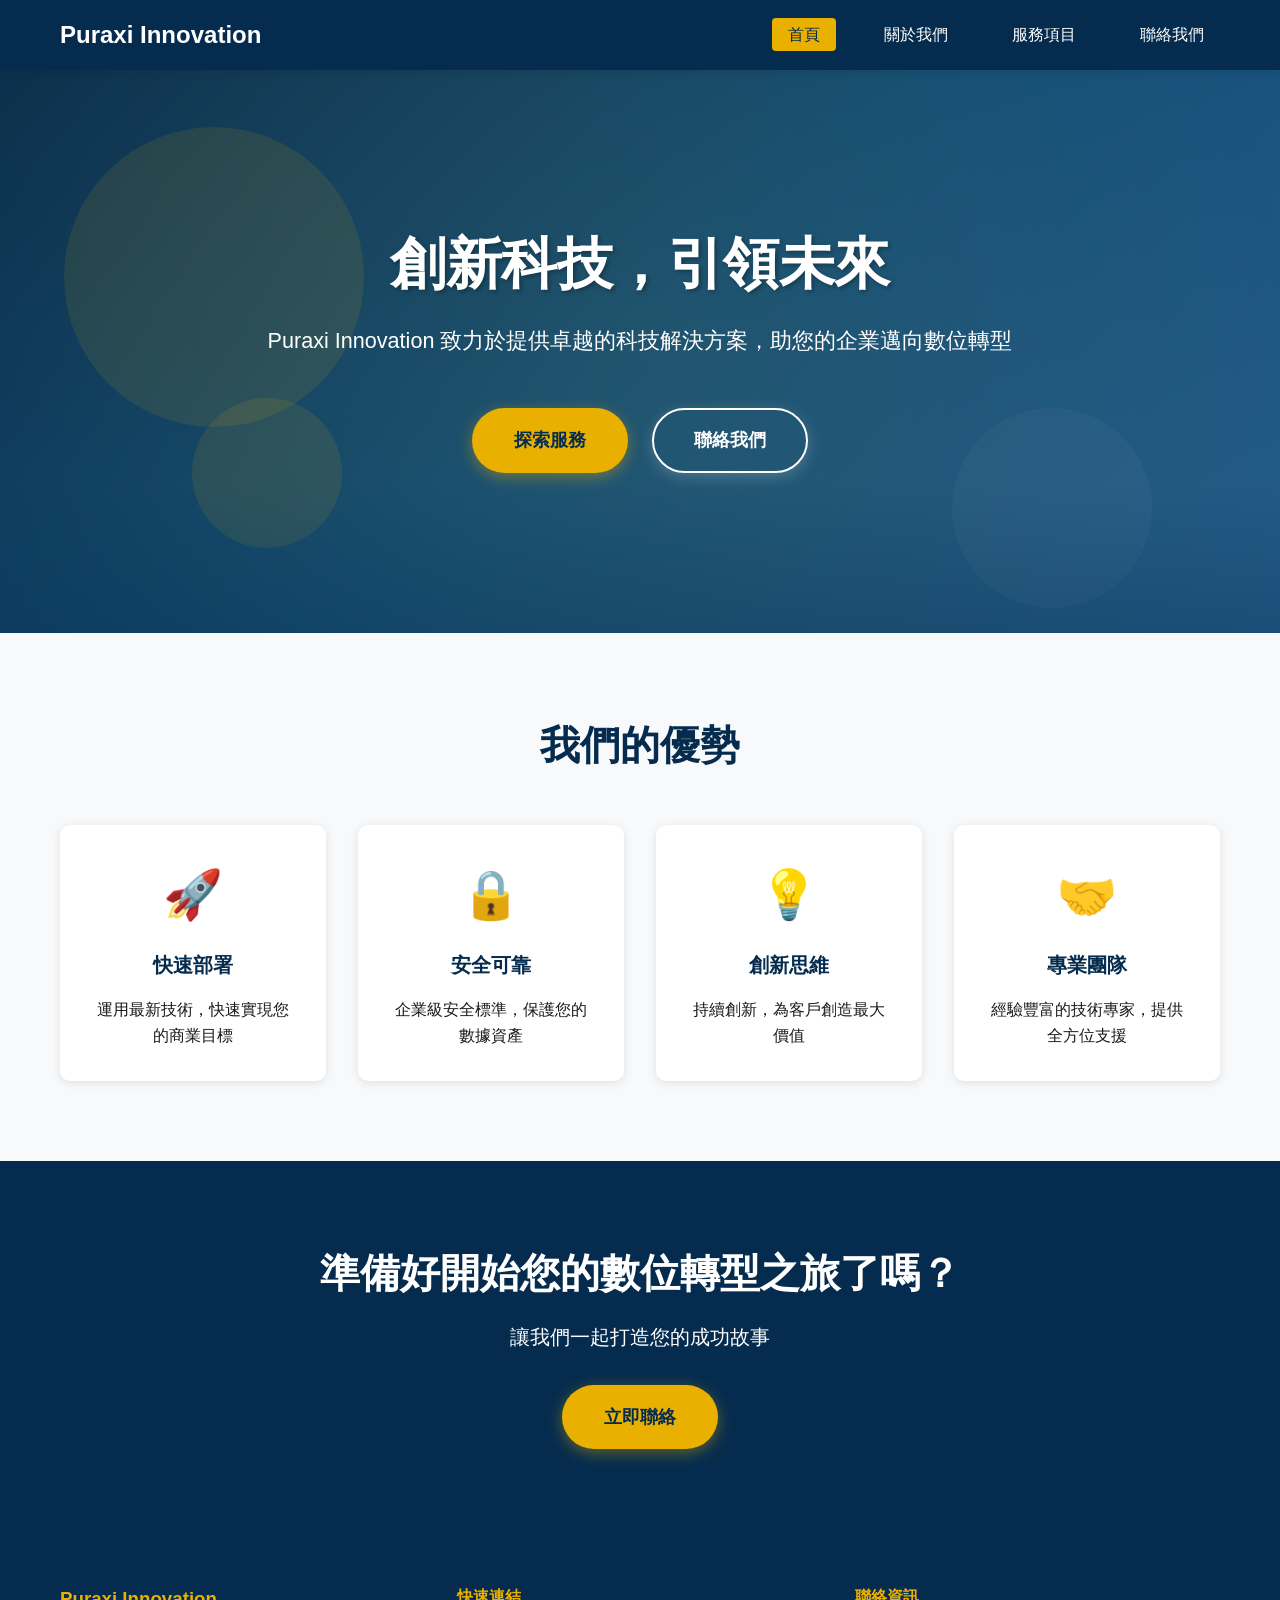
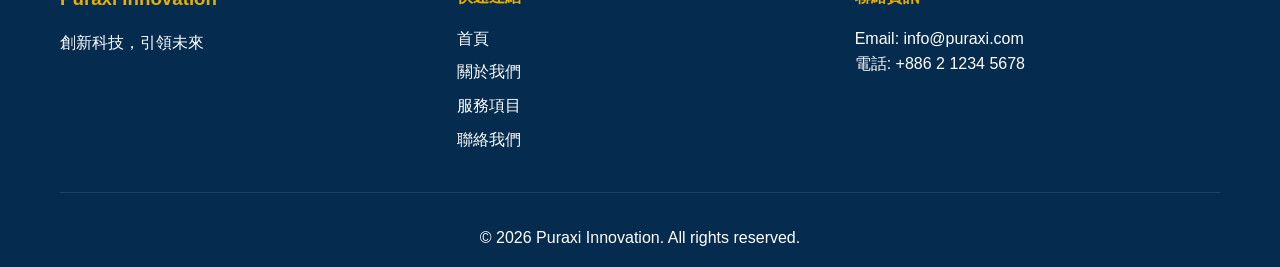
<file: index.html>
<!DOCTYPE html>
<html lang="zh-TW">
<head>
    <meta charset="UTF-8">
    <meta name="viewport" content="width=device-width, initial-scale=1.0">
    <meta name="description" content="Puraxi Innovation - 創新科技解決方案">
    <title>Puraxi Innovation - 首頁</title>
    <link rel="stylesheet" href="styles.css">
</head>
<body>
    <nav class="navbar">
        <div class="container">
            <div class="logo">
                <h1>Puraxi Innovation</h1>
            </div>
            <ul class="nav-links">
                <li><a href="index.html" class="active">首頁</a></li>
                <li><a href="about.html">關於我們</a></li>
                <li><a href="services.html">服務項目</a></li>
                <li><a href="contact.html">聯絡我們</a></li>
            </ul>
            <button class="mobile-menu-toggle" aria-label="選單">
                <span></span>
                <span></span>
                <span></span>
            </button>
        </div>
    </nav>

    <section class="hero">
        <div class="hero-bg-shapes">
            <div class="shape"></div>
            <div class="shape"></div>
            <div class="shape"></div>
        </div>
        <div class="container">
            <div class="hero-content">
                <h2 class="hero-title">創新科技，引領未來</h2>
                <p class="hero-subtitle">Puraxi Innovation 致力於提供卓越的科技解決方案，助您的企業邁向數位轉型</p>
                <div class="hero-buttons">
                    <a href="services.html" class="btn btn-primary">探索服務</a>
                    <a href="contact.html" class="btn btn-secondary">聯絡我們</a>
                </div>
            </div>
        </div>
    </section>

    <section class="features">
        <div class="container">
            <h2 class="section-title">我們的優勢</h2>
            <div class="features-grid">
                <div class="feature-card">
                    <div class="feature-icon">🚀</div>
                    <h3>快速部署</h3>
                    <p>運用最新技術，快速實現您的商業目標</p>
                </div>
                <div class="feature-card">
                    <div class="feature-icon">🔒</div>
                    <h3>安全可靠</h3>
                    <p>企業級安全標準，保護您的數據資產</p>
                </div>
                <div class="feature-card">
                    <div class="feature-icon">💡</div>
                    <h3>創新思維</h3>
                    <p>持續創新，為客戶創造最大價值</p>
                </div>
                <div class="feature-card">
                    <div class="feature-icon">🤝</div>
                    <h3>專業團隊</h3>
                    <p>經驗豐富的技術專家，提供全方位支援</p>
                </div>
            </div>
        </div>
    </section>

    <section class="cta">
        <div class="container">
            <h2>準備好開始您的數位轉型之旅了嗎？</h2>
            <p>讓我們一起打造您的成功故事</p>
            <a href="contact.html" class="btn btn-primary">立即聯絡</a>
        </div>
    </section>

    <footer class="footer">
        <div class="container">
            <div class="footer-content">
                <div class="footer-section">
                    <h3>Puraxi Innovation</h3>
                    <p>創新科技，引領未來</p>
                </div>
                <div class="footer-section">
                    <h4>快速連結</h4>
                    <ul>
                        <li><a href="index.html">首頁</a></li>
                        <li><a href="about.html">關於我們</a></li>
                        <li><a href="services.html">服務項目</a></li>
                        <li><a href="contact.html">聯絡我們</a></li>
                    </ul>
                </div>
                <div class="footer-section">
                    <h4>聯絡資訊</h4>
                    <p>Email: info@puraxi.com</p>
                    <p>電話: +886 2 1234 5678</p>
                </div>
            </div>
            <div class="footer-bottom">
                <p>&copy; 2026 Puraxi Innovation. All rights reserved.</p>
            </div>
        </div>
    </footer>

    <script src="script.js"></script>
</body>
</html>
</file>
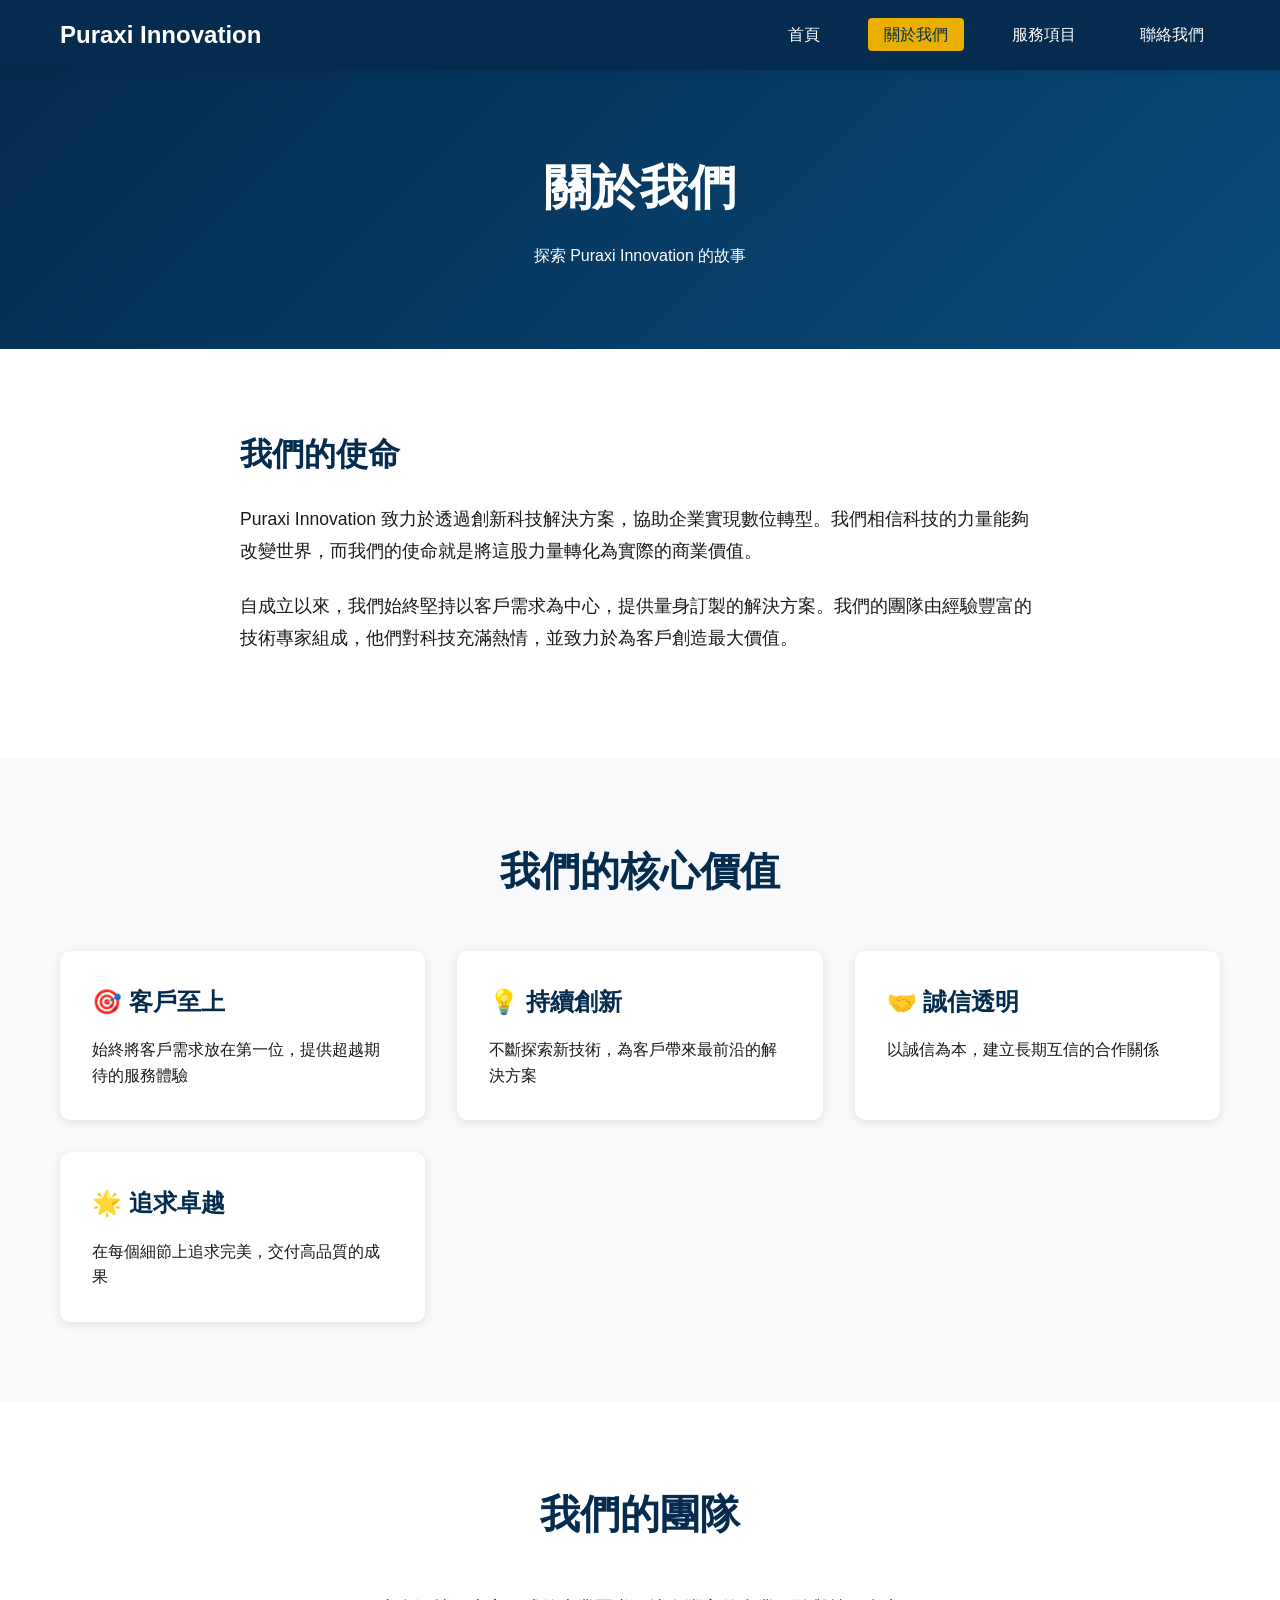
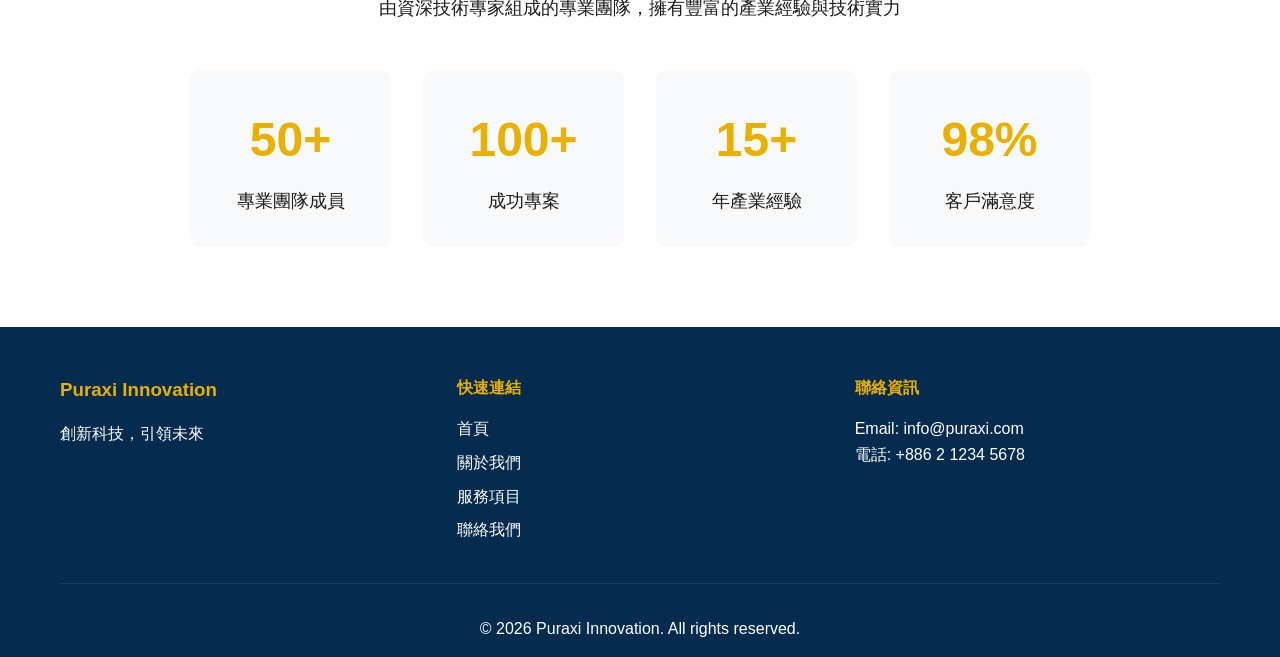
<file: about.html>
<!DOCTYPE html>
<html lang="zh-TW">
<head>
    <meta charset="UTF-8">
    <meta name="viewport" content="width=device-width, initial-scale=1.0">
    <meta name="description" content="了解 Puraxi Innovation 的使命與願景">
    <title>關於我們 - Puraxi Innovation</title>
    <link rel="stylesheet" href="styles.css">
</head>
<body>
    <nav class="navbar">
        <div class="container">
            <div class="logo">
                <h1>Puraxi Innovation</h1>
            </div>
            <ul class="nav-links">
                <li><a href="index.html">首頁</a></li>
                <li><a href="about.html" class="active">關於我們</a></li>
                <li><a href="services.html">服務項目</a></li>
                <li><a href="contact.html">聯絡我們</a></li>
            </ul>
            <button class="mobile-menu-toggle" aria-label="選單">
                <span></span>
                <span></span>
                <span></span>
            </button>
        </div>
    </nav>

    <section class="page-header">
        <div class="container">
            <h1>關於我們</h1>
            <p>探索 Puraxi Innovation 的故事</p>
        </div>
    </section>

    <section class="content-section">
        <div class="container">
            <div class="about-content">
                <div class="about-text">
                    <h2>我們的使命</h2>
                    <p>Puraxi Innovation 致力於透過創新科技解決方案，協助企業實現數位轉型。我們相信科技的力量能夠改變世界，而我們的使命就是將這股力量轉化為實際的商業價值。</p>
                    <p>自成立以來，我們始終堅持以客戶需求為中心，提供量身訂製的解決方案。我們的團隊由經驗豐富的技術專家組成，他們對科技充滿熱情，並致力於為客戶創造最大價值。</p>
                </div>
            </div>
        </div>
    </section>

    <section class="values-section">
        <div class="container">
            <h2 class="section-title">我們的核心價值</h2>
            <div class="values-grid">
                <div class="value-card">
                    <h3>🎯 客戶至上</h3>
                    <p>始終將客戶需求放在第一位，提供超越期待的服務體驗</p>
                </div>
                <div class="value-card">
                    <h3>💡 持續創新</h3>
                    <p>不斷探索新技術，為客戶帶來最前沿的解決方案</p>
                </div>
                <div class="value-card">
                    <h3>🤝 誠信透明</h3>
                    <p>以誠信為本，建立長期互信的合作關係</p>
                </div>
                <div class="value-card">
                    <h3>🌟 追求卓越</h3>
                    <p>在每個細節上追求完美，交付高品質的成果</p>
                </div>
            </div>
        </div>
    </section>

    <section class="team-section">
        <div class="container">
            <h2 class="section-title">我們的團隊</h2>
            <p class="team-intro">由資深技術專家組成的專業團隊，擁有豐富的產業經驗與技術實力</p>
            <div class="stats-grid">
                <div class="stat-card">
                    <div class="stat-number">50+</div>
                    <div class="stat-label">專業團隊成員</div>
                </div>
                <div class="stat-card">
                    <div class="stat-number">100+</div>
                    <div class="stat-label">成功專案</div>
                </div>
                <div class="stat-card">
                    <div class="stat-number">15+</div>
                    <div class="stat-label">年產業經驗</div>
                </div>
                <div class="stat-card">
                    <div class="stat-number">98%</div>
                    <div class="stat-label">客戶滿意度</div>
                </div>
            </div>
        </div>
    </section>

    <footer class="footer">
        <div class="container">
            <div class="footer-content">
                <div class="footer-section">
                    <h3>Puraxi Innovation</h3>
                    <p>創新科技，引領未來</p>
                </div>
                <div class="footer-section">
                    <h4>快速連結</h4>
                    <ul>
                        <li><a href="index.html">首頁</a></li>
                        <li><a href="about.html">關於我們</a></li>
                        <li><a href="services.html">服務項目</a></li>
                        <li><a href="contact.html">聯絡我們</a></li>
                    </ul>
                </div>
                <div class="footer-section">
                    <h4>聯絡資訊</h4>
                    <p>Email: info@puraxi.com</p>
                    <p>電話: +886 2 1234 5678</p>
                </div>
            </div>
            <div class="footer-bottom">
                <p>&copy; 2026 Puraxi Innovation. All rights reserved.</p>
            </div>
        </div>
    </footer>

    <script src="script.js"></script>
</body>
</html>
</file>
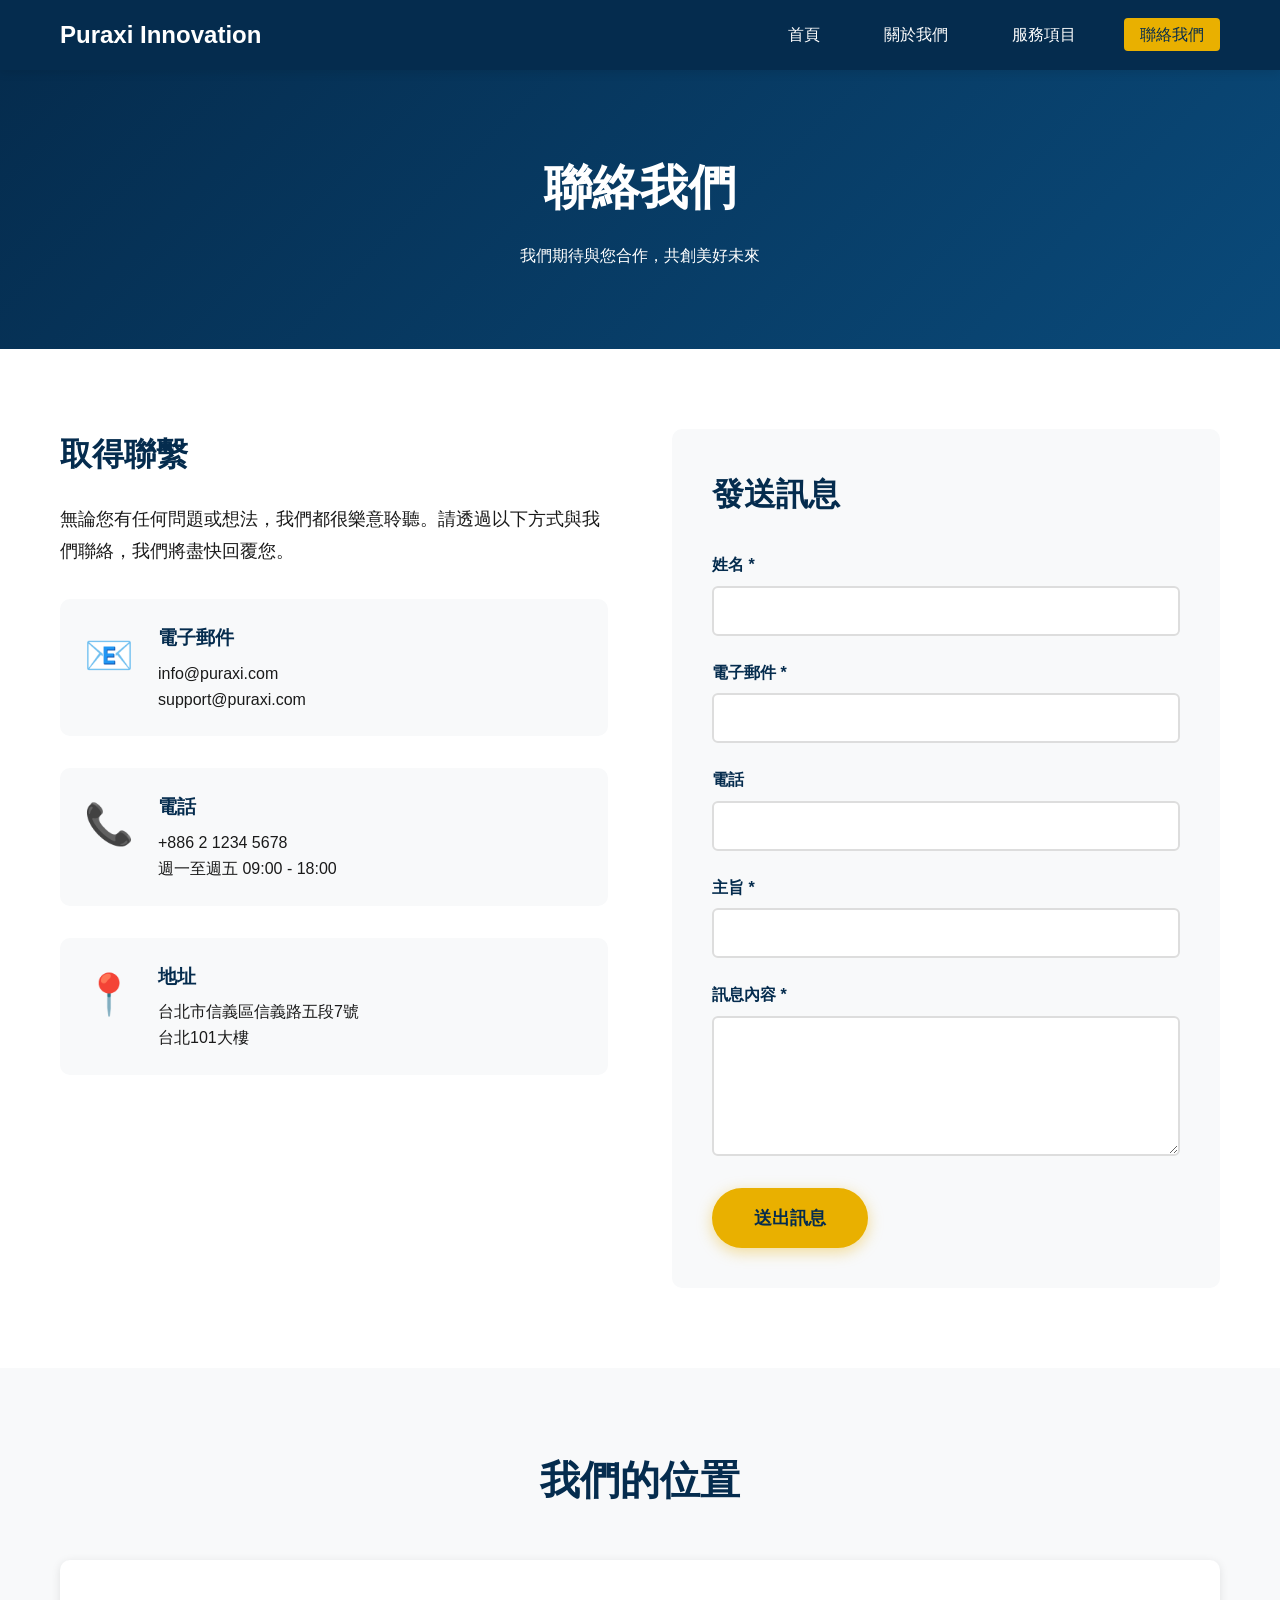
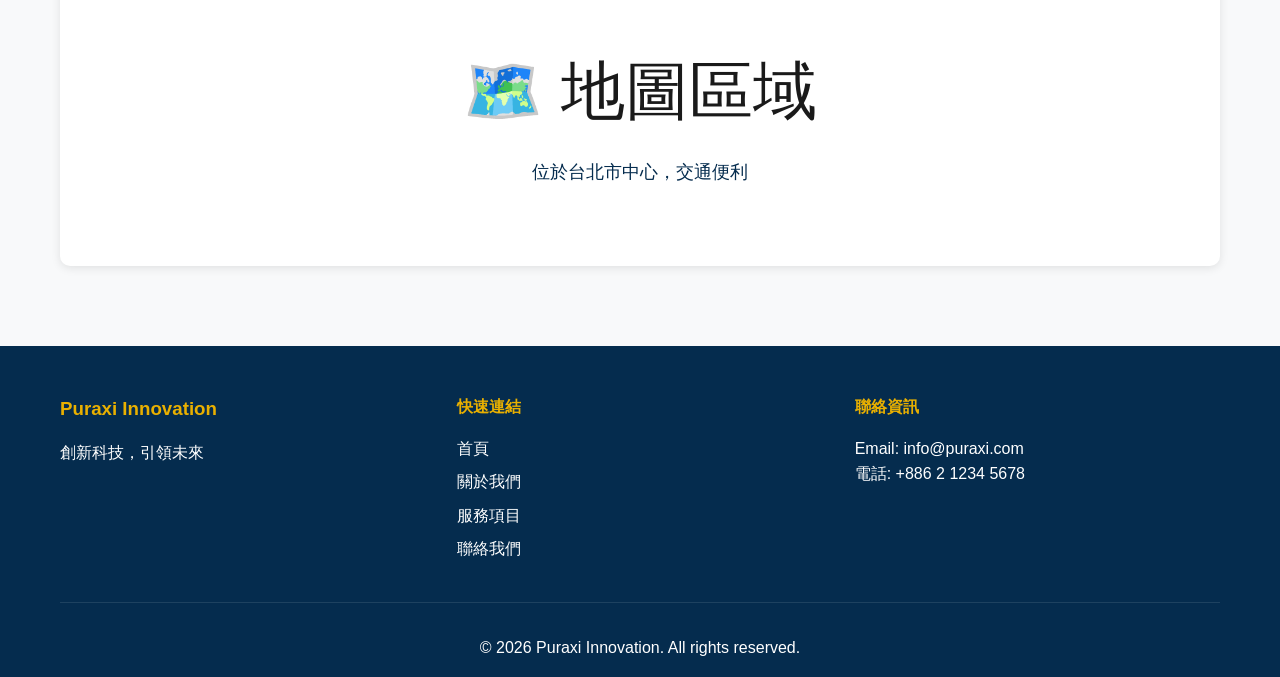
<file: contact.html>
<!DOCTYPE html>
<html lang="zh-TW">
<head>
    <meta charset="UTF-8">
    <meta name="viewport" content="width=device-width, initial-scale=1.0">
    <meta name="description" content="聯絡 Puraxi Innovation，讓我們一起創造未來">
    <title>聯絡我們 - Puraxi Innovation</title>
    <link rel="stylesheet" href="styles.css">
</head>
<body>
    <nav class="navbar">
        <div class="container">
            <div class="logo">
                <h1>Puraxi Innovation</h1>
            </div>
            <ul class="nav-links">
                <li><a href="index.html">首頁</a></li>
                <li><a href="about.html">關於我們</a></li>
                <li><a href="services.html">服務項目</a></li>
                <li><a href="contact.html" class="active">聯絡我們</a></li>
            </ul>
            <button class="mobile-menu-toggle" aria-label="選單">
                <span></span>
                <span></span>
                <span></span>
            </button>
        </div>
    </nav>

    <section class="page-header">
        <div class="container">
            <h1>聯絡我們</h1>
            <p>我們期待與您合作，共創美好未來</p>
        </div>
    </section>

    <section class="contact-section">
        <div class="container">
            <div class="contact-grid">
                <div class="contact-info">
                    <h2>取得聯繫</h2>
                    <p>無論您有任何問題或想法，我們都很樂意聆聽。請透過以下方式與我們聯絡，我們將盡快回覆您。</p>
                    
                    <div class="contact-methods">
                        <div class="contact-method">
                            <div class="method-icon">📧</div>
                            <div class="method-details">
                                <h3>電子郵件</h3>
                                <p>info@puraxi.com</p>
                                <p>support@puraxi.com</p>
                            </div>
                        </div>
                        
                        <div class="contact-method">
                            <div class="method-icon">📞</div>
                            <div class="method-details">
                                <h3>電話</h3>
                                <p>+886 2 1234 5678</p>
                                <p>週一至週五 09:00 - 18:00</p>
                            </div>
                        </div>
                        
                        <div class="contact-method">
                            <div class="method-icon">📍</div>
                            <div class="method-details">
                                <h3>地址</h3>
                                <p>台北市信義區信義路五段7號</p>
                                <p>台北101大樓</p>
                            </div>
                        </div>
                    </div>
                </div>

                <div class="contact-form-container">
                    <form class="contact-form" id="contactForm">
                        <h2>發送訊息</h2>
                        
                        <div class="form-group">
                            <label for="name">姓名 *</label>
                            <input type="text" id="name" name="name" required>
                        </div>
                        
                        <div class="form-group">
                            <label for="email">電子郵件 *</label>
                            <input type="email" id="email" name="email" required>
                        </div>
                        
                        <div class="form-group">
                            <label for="phone">電話</label>
                            <input type="tel" id="phone" name="phone">
                        </div>
                        
                        <div class="form-group">
                            <label for="subject">主旨 *</label>
                            <input type="text" id="subject" name="subject" required>
                        </div>
                        
                        <div class="form-group">
                            <label for="message">訊息內容 *</label>
                            <textarea id="message" name="message" rows="6" required></textarea>
                        </div>
                        
                        <button type="submit" class="btn btn-primary">送出訊息</button>
                    </form>
                </div>
            </div>
        </div>
    </section>

    <section class="map-section">
        <div class="container">
            <h2 class="section-title">我們的位置</h2>
            <div class="map-placeholder">
                <p>🗺️ 地圖區域</p>
                <p class="map-note">位於台北市中心，交通便利</p>
            </div>
        </div>
    </section>

    <footer class="footer">
        <div class="container">
            <div class="footer-content">
                <div class="footer-section">
                    <h3>Puraxi Innovation</h3>
                    <p>創新科技，引領未來</p>
                </div>
                <div class="footer-section">
                    <h4>快速連結</h4>
                    <ul>
                        <li><a href="index.html">首頁</a></li>
                        <li><a href="about.html">關於我們</a></li>
                        <li><a href="services.html">服務項目</a></li>
                        <li><a href="contact.html">聯絡我們</a></li>
                    </ul>
                </div>
                <div class="footer-section">
                    <h4>聯絡資訊</h4>
                    <p>Email: info@puraxi.com</p>
                    <p>電話: +886 2 1234 5678</p>
                </div>
            </div>
            <div class="footer-bottom">
                <p>&copy; 2026 Puraxi Innovation. All rights reserved.</p>
            </div>
        </div>
    </footer>

    <script src="script.js"></script>
</body>
</html>
</file>
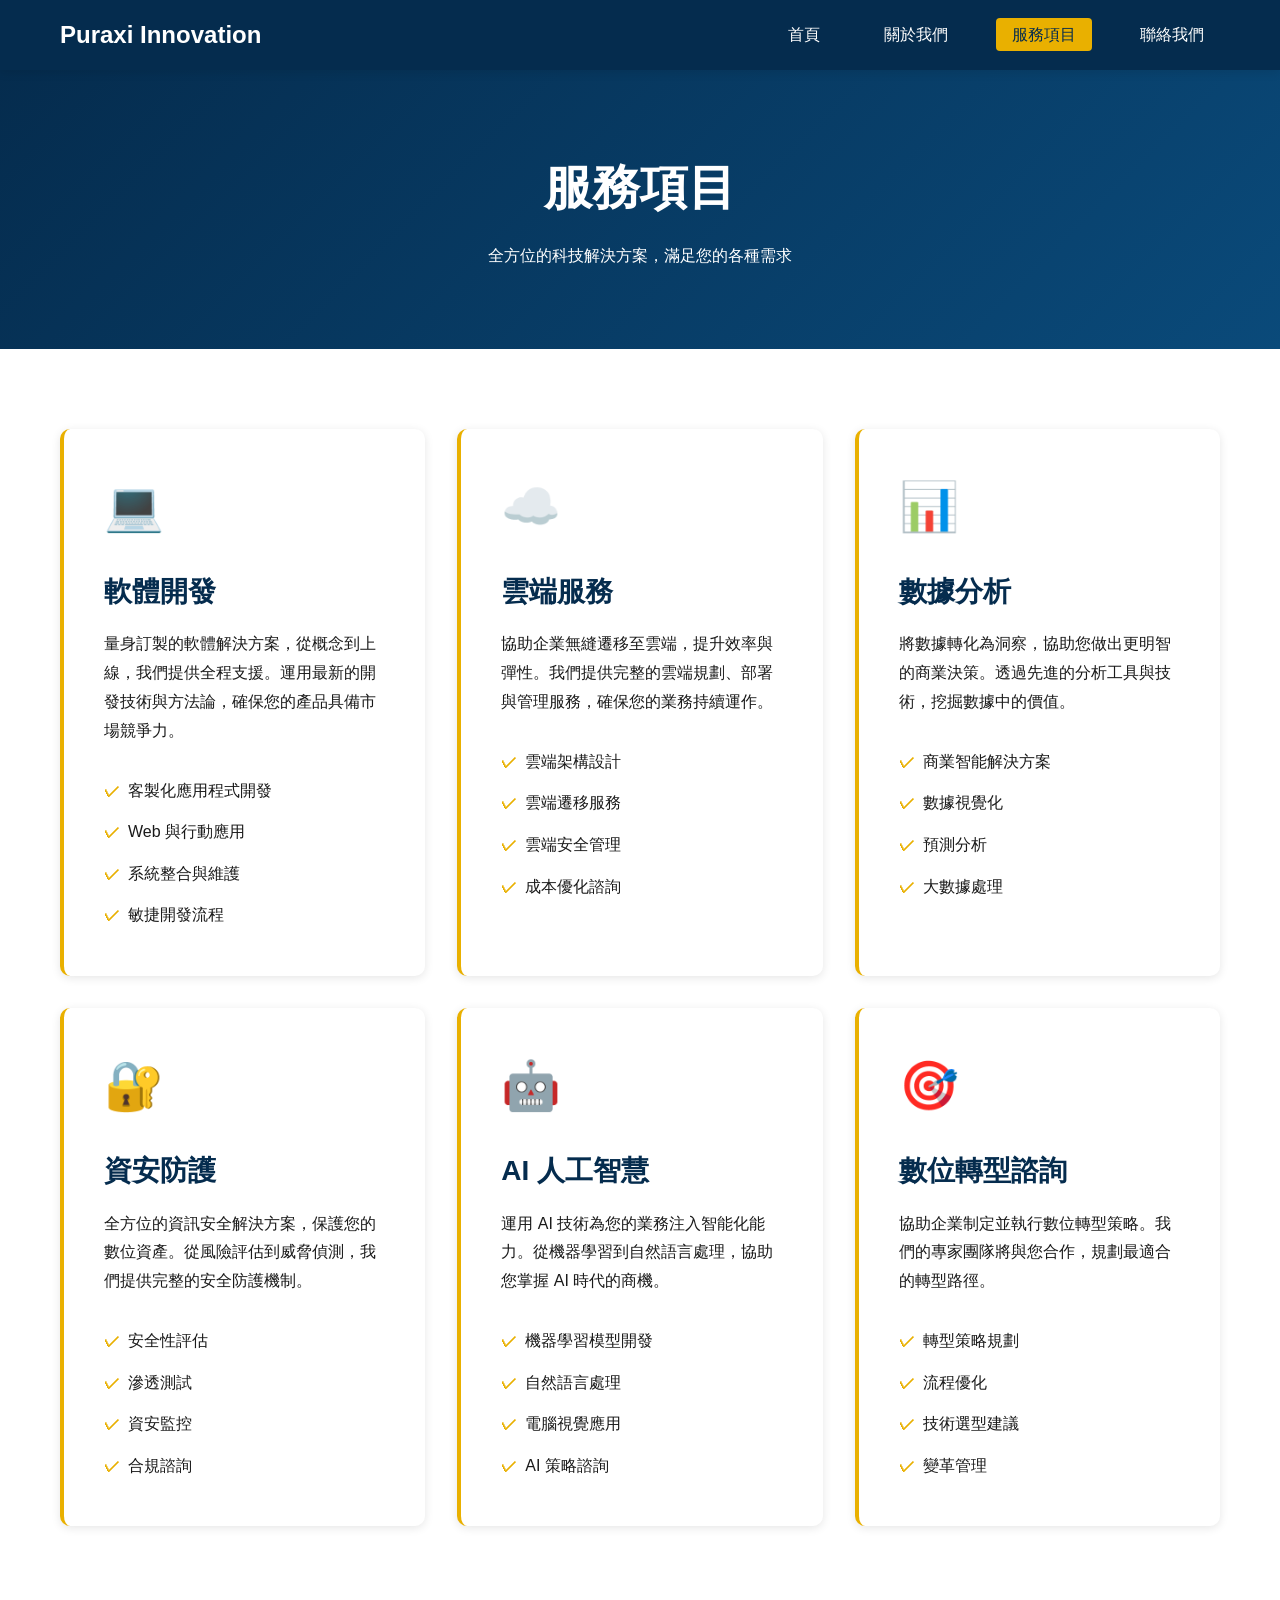
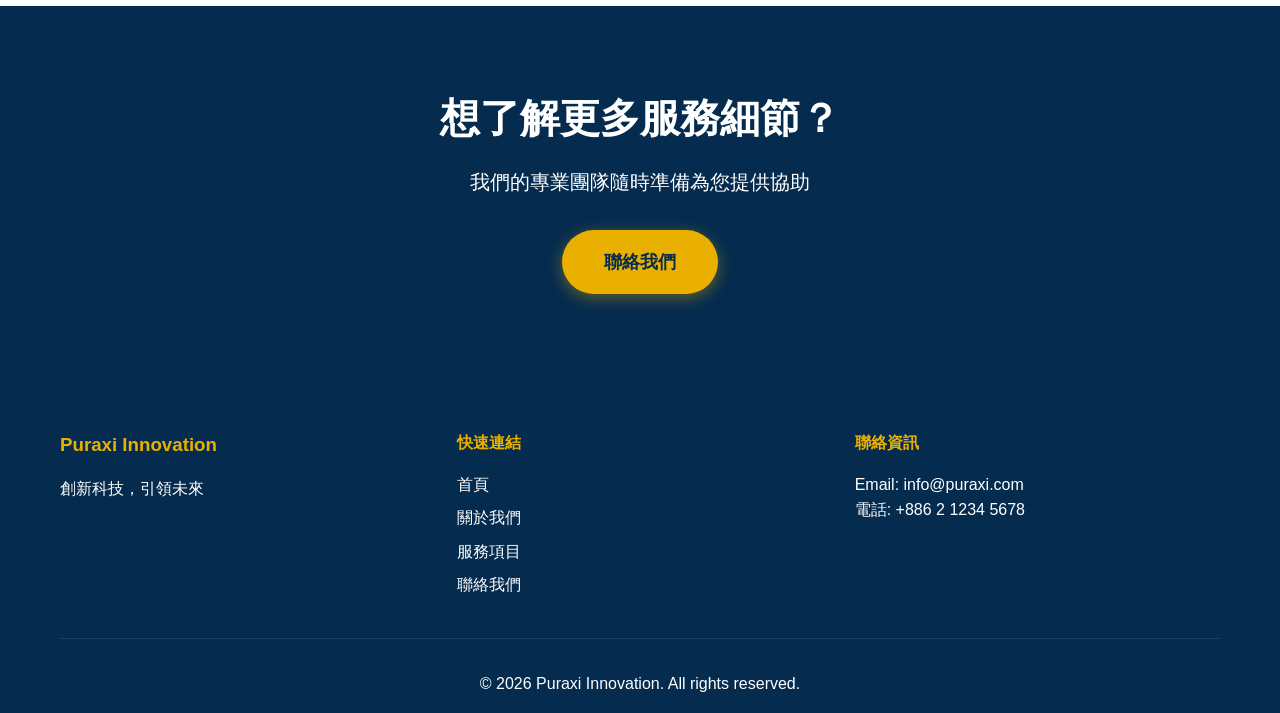
<file: services.html>
<!DOCTYPE html>
<html lang="zh-TW">
<head>
    <meta charset="UTF-8">
    <meta name="viewport" content="width=device-width, initial-scale=1.0">
    <meta name="description" content="探索 Puraxi Innovation 提供的專業科技服務">
    <title>服務項目 - Puraxi Innovation</title>
    <link rel="stylesheet" href="styles.css">
</head>
<body>
    <nav class="navbar">
        <div class="container">
            <div class="logo">
                <h1>Puraxi Innovation</h1>
            </div>
            <ul class="nav-links">
                <li><a href="index.html">首頁</a></li>
                <li><a href="about.html">關於我們</a></li>
                <li><a href="services.html" class="active">服務項目</a></li>
                <li><a href="contact.html">聯絡我們</a></li>
            </ul>
            <button class="mobile-menu-toggle" aria-label="選單">
                <span></span>
                <span></span>
                <span></span>
            </button>
        </div>
    </nav>

    <section class="page-header">
        <div class="container">
            <h1>服務項目</h1>
            <p>全方位的科技解決方案，滿足您的各種需求</p>
        </div>
    </section>

    <section class="services-section">
        <div class="container">
            <div class="services-grid">
                <div class="service-card">
                    <div class="service-icon">💻</div>
                    <h3>軟體開發</h3>
                    <p>量身訂製的軟體解決方案，從概念到上線，我們提供全程支援。運用最新的開發技術與方法論，確保您的產品具備市場競爭力。</p>
                    <ul class="service-features">
                        <li>客製化應用程式開發</li>
                        <li>Web 與行動應用</li>
                        <li>系統整合與維護</li>
                        <li>敏捷開發流程</li>
                    </ul>
                </div>

                <div class="service-card">
                    <div class="service-icon">☁️</div>
                    <h3>雲端服務</h3>
                    <p>協助企業無縫遷移至雲端，提升效率與彈性。我們提供完整的雲端規劃、部署與管理服務，確保您的業務持續運作。</p>
                    <ul class="service-features">
                        <li>雲端架構設計</li>
                        <li>雲端遷移服務</li>
                        <li>雲端安全管理</li>
                        <li>成本優化諮詢</li>
                    </ul>
                </div>

                <div class="service-card">
                    <div class="service-icon">📊</div>
                    <h3>數據分析</h3>
                    <p>將數據轉化為洞察，協助您做出更明智的商業決策。透過先進的分析工具與技術，挖掘數據中的價值。</p>
                    <ul class="service-features">
                        <li>商業智能解決方案</li>
                        <li>數據視覺化</li>
                        <li>預測分析</li>
                        <li>大數據處理</li>
                    </ul>
                </div>

                <div class="service-card">
                    <div class="service-icon">🔐</div>
                    <h3>資安防護</h3>
                    <p>全方位的資訊安全解決方案，保護您的數位資產。從風險評估到威脅偵測，我們提供完整的安全防護機制。</p>
                    <ul class="service-features">
                        <li>安全性評估</li>
                        <li>滲透測試</li>
                        <li>資安監控</li>
                        <li>合規諮詢</li>
                    </ul>
                </div>

                <div class="service-card">
                    <div class="service-icon">🤖</div>
                    <h3>AI 人工智慧</h3>
                    <p>運用 AI 技術為您的業務注入智能化能力。從機器學習到自然語言處理，協助您掌握 AI 時代的商機。</p>
                    <ul class="service-features">
                        <li>機器學習模型開發</li>
                        <li>自然語言處理</li>
                        <li>電腦視覺應用</li>
                        <li>AI 策略諮詢</li>
                    </ul>
                </div>

                <div class="service-card">
                    <div class="service-icon">🎯</div>
                    <h3>數位轉型諮詢</h3>
                    <p>協助企業制定並執行數位轉型策略。我們的專家團隊將與您合作，規劃最適合的轉型路徑。</p>
                    <ul class="service-features">
                        <li>轉型策略規劃</li>
                        <li>流程優化</li>
                        <li>技術選型建議</li>
                        <li>變革管理</li>
                    </ul>
                </div>
            </div>
        </div>
    </section>

    <section class="cta">
        <div class="container">
            <h2>想了解更多服務細節？</h2>
            <p>我們的專業團隊隨時準備為您提供協助</p>
            <a href="contact.html" class="btn btn-primary">聯絡我們</a>
        </div>
    </section>

    <footer class="footer">
        <div class="container">
            <div class="footer-content">
                <div class="footer-section">
                    <h3>Puraxi Innovation</h3>
                    <p>創新科技，引領未來</p>
                </div>
                <div class="footer-section">
                    <h4>快速連結</h4>
                    <ul>
                        <li><a href="index.html">首頁</a></li>
                        <li><a href="about.html">關於我們</a></li>
                        <li><a href="services.html">服務項目</a></li>
                        <li><a href="contact.html">聯絡我們</a></li>
                    </ul>
                </div>
                <div class="footer-section">
                    <h4>聯絡資訊</h4>
                    <p>Email: info@puraxi.com</p>
                    <p>電話: +886 2 1234 5678</p>
                </div>
            </div>
            <div class="footer-bottom">
                <p>&copy; 2026 Puraxi Innovation. All rights reserved.</p>
            </div>
        </div>
    </footer>

    <script src="script.js"></script>
</body>
</html>
</file>
<file: styles.css>
/* 重置樣式 */
* {
    margin: 0;
    padding: 0;
    box-sizing: border-box;
}

/* CSS 變數 - 品牌色彩 */
:root {
    --primary-color: #052C4E;
    --primary-color-light: #0a4a7a;
    --primary-color-lighter: #1e5a8e;
    --accent-color: #E9B000;
    --accent-color-hover: #ffc107;
    --text-dark: #1a1a1a;
    --text-light: #ffffff;
    --bg-light: #f8f9fa;
    --bg-white: #ffffff;
    --shadow: 0 2px 10px rgba(0, 0, 0, 0.1);
    --shadow-hover: 0 4px 20px rgba(0, 0, 0, 0.15);
    --transition: all 0.3s ease;
}

/* 基礎樣式 */
body {
    font-family: -apple-system, BlinkMacSystemFont, 'Segoe UI', 'Microsoft JhengHei', sans-serif;
    line-height: 1.6;
    color: var(--text-dark);
    background-color: var(--bg-white);
}

.container {
    max-width: 1200px;
    margin: 0 auto;
    padding: 0 20px;
}

/* 導航列 */
.navbar {
    background-color: var(--primary-color);
    padding: 1rem 0;
    position: sticky;
    top: 0;
    z-index: 1000;
    box-shadow: var(--shadow);
}

.navbar .container {
    display: flex;
    justify-content: space-between;
    align-items: center;
}

.logo h1 {
    color: var(--text-light);
    font-size: 1.5rem;
    font-weight: 700;
}

.nav-links {
    display: flex;
    list-style: none;
    gap: 2rem;
}

.nav-links a {
    color: var(--text-light);
    text-decoration: none;
    font-weight: 500;
    transition: var(--transition);
    padding: 0.5rem 1rem;
    border-radius: 4px;
}

.nav-links a:hover,
.nav-links a.active {
    background-color: var(--accent-color);
    color: var(--primary-color);
}

.mobile-menu-toggle {
    display: none;
    flex-direction: column;
    background: none;
    border: none;
    cursor: pointer;
    padding: 5px;
}

.mobile-menu-toggle span {
    width: 25px;
    height: 3px;
    background-color: var(--text-light);
    margin: 3px 0;
    transition: var(--transition);
}

/* Hero 區塊 */
.hero {
    background: linear-gradient(135deg, var(--primary-color) 0%, var(--primary-color-light) 50%, var(--primary-color-lighter) 100%);
    color: var(--text-light);
    padding: 10rem 0;
    text-align: center;
    position: relative;
    overflow: hidden;
}

/* 動態背景效果 */
.hero::before {
    content: '';
    position: absolute;
    top: -50%;
    left: -50%;
    width: 200%;
    height: 200%;
    background: radial-gradient(circle, rgba(233, 176, 0, 0.1) 0%, transparent 70%);
    animation: rotate 20s linear infinite;
}

.hero::after {
    content: '';
    position: absolute;
    bottom: 0;
    left: 0;
    right: 0;
    height: 150px;
    background: linear-gradient(to bottom, transparent, rgba(5, 44, 78, 0.3)); /* Matches primary-color with alpha */
}

@keyframes rotate {
    from {
        transform: rotate(0deg);
    }
    to {
        transform: rotate(360deg);
    }
}

/* 裝飾性背景元素 */
.hero-bg-shapes {
    position: absolute;
    top: 0;
    left: 0;
    right: 0;
    bottom: 0;
    overflow: hidden;
}

.hero-bg-shapes .shape {
    position: absolute;
    border-radius: 50%;
    opacity: 0.1;
    animation: float 20s infinite ease-in-out;
}

.hero-bg-shapes .shape:nth-child(1) {
    width: 300px;
    height: 300px;
    background: var(--accent-color);
    top: 10%;
    left: 5%;
    animation-delay: 0s;
}

.hero-bg-shapes .shape:nth-child(2) {
    width: 200px;
    height: 200px;
    background: rgba(255, 255, 255, 0.3);
    top: 60%;
    right: 10%;
    animation-delay: 3s;
}

.hero-bg-shapes .shape:nth-child(3) {
    width: 150px;
    height: 150px;
    background: var(--accent-color);
    bottom: 15%;
    left: 15%;
    animation-delay: 6s;
}

@keyframes float {
    0%, 100% {
        transform: translateY(0) translateX(0);
    }
    33% {
        transform: translateY(-30px) translateX(20px);
    }
    66% {
        transform: translateY(20px) translateX(-20px);
    }
}

.hero-content {
    position: relative;
    z-index: 2;
}

.hero-title {
    font-size: 3.5rem;
    margin-bottom: 1.5rem;
    font-weight: 800;
    letter-spacing: -0.5px;
    line-height: 1.2;
    animation: fadeInUp 1s ease-out;
    text-shadow: 2px 2px 4px rgba(0, 0, 0, 0.3);
}

.hero-subtitle {
    font-size: 1.35rem;
    margin-bottom: 3rem;
    opacity: 0.95;
    max-width: 750px;
    margin-left: auto;
    margin-right: auto;
    line-height: 1.8;
    animation: fadeInUp 1s ease-out 0.3s both;
}

.hero-buttons {
    display: flex;
    gap: 1.5rem;
    justify-content: center;
    flex-wrap: wrap;
    animation: fadeInUp 1s ease-out 0.6s both;
}

@keyframes fadeInUp {
    from {
        opacity: 0;
        transform: translateY(30px);
    }
    to {
        opacity: 1;
        transform: translateY(0);
    }
}

/* 按鈕樣式 */
.btn {
    display: inline-block;
    padding: 1rem 2.5rem;
    border-radius: 50px;
    text-decoration: none;
    font-weight: 700;
    transition: var(--transition);
    border: 2px solid transparent;
    cursor: pointer;
    font-size: 1.1rem;
    position: relative;
    overflow: hidden;
    z-index: 1;
}

.btn::before {
    content: '';
    position: absolute;
    top: 0;
    left: -100%;
    width: 100%;
    height: 100%;
    background: rgba(255, 255, 255, 0.2);
    transition: left 0.5s ease;
    z-index: -1;
}

.btn:hover::before {
    left: 100%;
}

.btn-primary {
    background-color: var(--accent-color);
    color: var(--primary-color);
    box-shadow: 0 4px 15px rgba(233, 176, 0, 0.4);
}

.btn-primary:hover {
    background-color: var(--accent-color-hover);
    transform: translateY(-3px) scale(1.05);
    box-shadow: 0 8px 25px rgba(233, 176, 0, 0.6);
}

.btn-secondary {
    background-color: transparent;
    color: var(--text-light);
    border-color: var(--text-light);
    box-shadow: 0 4px 15px rgba(255, 255, 255, 0.2);
}

.btn-secondary:hover {
    background-color: var(--text-light);
    color: var(--primary-color);
    transform: translateY(-3px) scale(1.05);
    box-shadow: 0 8px 25px rgba(255, 255, 255, 0.4);
}

/* 功能特色區塊 */
.features {
    padding: 5rem 0;
    background-color: var(--bg-light);
}

.section-title {
    text-align: center;
    font-size: 2.5rem;
    margin-bottom: 3rem;
    color: var(--primary-color);
}

.features-grid {
    display: grid;
    grid-template-columns: repeat(auto-fit, minmax(250px, 1fr));
    gap: 2rem;
}

.feature-card {
    background-color: var(--bg-white);
    padding: 2rem;
    border-radius: 10px;
    text-align: center;
    box-shadow: var(--shadow);
    transition: var(--transition);
}

.feature-card:hover {
    transform: translateY(-5px);
    box-shadow: var(--shadow-hover);
}

.feature-icon {
    font-size: 3rem;
    margin-bottom: 1rem;
}

.feature-card h3 {
    color: var(--primary-color);
    margin-bottom: 1rem;
    font-size: 1.25rem;
}

/* CTA 區塊 */
.cta {
    background-color: var(--primary-color);
    color: var(--text-light);
    padding: 5rem 0;
    text-align: center;
}

.cta h2 {
    font-size: 2.5rem;
    margin-bottom: 1rem;
}

.cta p {
    font-size: 1.25rem;
    margin-bottom: 2rem;
}

/* Footer */
.footer {
    background-color: var(--primary-color);
    color: var(--text-light);
    padding: 3rem 0 1rem;
}

.footer-content {
    display: grid;
    grid-template-columns: repeat(auto-fit, minmax(250px, 1fr));
    gap: 2rem;
    margin-bottom: 2rem;
}

.footer-section h3,
.footer-section h4 {
    margin-bottom: 1rem;
    color: var(--accent-color);
}

.footer-section ul {
    list-style: none;
}

.footer-section ul li {
    margin-bottom: 0.5rem;
}

.footer-section a {
    color: var(--text-light);
    text-decoration: none;
    transition: var(--transition);
}

.footer-section a:hover {
    color: var(--accent-color);
}

.footer-bottom {
    text-align: center;
    padding-top: 2rem;
    border-top: 1px solid rgba(255, 255, 255, 0.1);
}

/* 頁面標題 */
.page-header {
    background: linear-gradient(135deg, var(--primary-color) 0%, #0a4a7a 100%);
    color: var(--text-light);
    padding: 5rem 0;
    text-align: center;
}

.page-header h1 {
    font-size: 3rem;
    margin-bottom: 1rem;
}

/* 內容區塊 */
.content-section {
    padding: 5rem 0;
}

.about-content {
    max-width: 800px;
    margin: 0 auto;
}

.about-text h2 {
    color: var(--primary-color);
    margin-bottom: 1.5rem;
    font-size: 2rem;
}

.about-text p {
    margin-bottom: 1.5rem;
    font-size: 1.1rem;
    line-height: 1.8;
}

/* 價值觀區塊 */
.values-section {
    padding: 5rem 0;
    background-color: var(--bg-light);
}

.values-grid {
    display: grid;
    grid-template-columns: repeat(auto-fit, minmax(280px, 1fr));
    gap: 2rem;
}

.value-card {
    background-color: var(--bg-white);
    padding: 2rem;
    border-radius: 10px;
    box-shadow: var(--shadow);
    transition: var(--transition);
}

.value-card:hover {
    transform: translateY(-5px);
    box-shadow: var(--shadow-hover);
}

.value-card h3 {
    color: var(--primary-color);
    margin-bottom: 1rem;
    font-size: 1.5rem;
}

/* 團隊區塊 */
.team-section {
    padding: 5rem 0;
}

.team-intro {
    text-align: center;
    max-width: 700px;
    margin: 0 auto 3rem;
    font-size: 1.1rem;
}

.stats-grid {
    display: grid;
    grid-template-columns: repeat(auto-fit, minmax(200px, 1fr));
    gap: 2rem;
    max-width: 900px;
    margin: 0 auto;
}

.stat-card {
    text-align: center;
    padding: 2rem;
    background-color: var(--bg-light);
    border-radius: 10px;
    transition: var(--transition);
}

.stat-card:hover {
    background-color: var(--primary-color);
    color: var(--text-light);
    transform: scale(1.05);
}

.stat-number {
    font-size: 3rem;
    font-weight: 700;
    color: var(--accent-color);
    margin-bottom: 0.5rem;
}

.stat-card:hover .stat-number {
    color: var(--accent-color);
}

.stat-label {
    font-size: 1.1rem;
}

/* 服務區塊 */
.services-section {
    padding: 5rem 0;
}

.services-grid {
    display: grid;
    grid-template-columns: repeat(auto-fit, minmax(350px, 1fr));
    gap: 2rem;
}

.service-card {
    background-color: var(--bg-white);
    padding: 2.5rem;
    border-radius: 10px;
    box-shadow: var(--shadow);
    transition: var(--transition);
    border-left: 4px solid var(--accent-color);
}

.service-card:hover {
    transform: translateY(-5px);
    box-shadow: var(--shadow-hover);
    border-left-color: var(--primary-color);
}

.service-icon {
    font-size: 3rem;
    margin-bottom: 1.5rem;
}

.service-card h3 {
    color: var(--primary-color);
    margin-bottom: 1rem;
    font-size: 1.75rem;
}

.service-card > p {
    margin-bottom: 1.5rem;
    line-height: 1.8;
}

.service-features {
    list-style: none;
}

.service-features li {
    padding: 0.5rem 0;
    padding-left: 1.5rem;
    position: relative;
}

.service-features li::before {
    content: '✓';
    position: absolute;
    left: 0;
    color: var(--accent-color);
    font-weight: bold;
}

/* 聯絡區塊 */
.contact-section {
    padding: 5rem 0;
}

.contact-grid {
    display: grid;
    grid-template-columns: 1fr 1fr;
    gap: 4rem;
}

.contact-info h2 {
    color: var(--primary-color);
    margin-bottom: 1.5rem;
    font-size: 2rem;
}

.contact-info > p {
    margin-bottom: 2rem;
    font-size: 1.1rem;
    line-height: 1.8;
}

.contact-methods {
    display: flex;
    flex-direction: column;
    gap: 2rem;
}

.contact-method {
    display: flex;
    gap: 1.5rem;
    padding: 1.5rem;
    background-color: var(--bg-light);
    border-radius: 10px;
}

.method-icon {
    font-size: 2.5rem;
    flex-shrink: 0;
}

.method-details h3 {
    color: var(--primary-color);
    margin-bottom: 0.5rem;
}

.method-details p {
    color: var(--text-dark);
}

/* 聯絡表單 */
.contact-form-container {
    background-color: var(--bg-light);
    padding: 2.5rem;
    border-radius: 10px;
}

.contact-form h2 {
    color: var(--primary-color);
    margin-bottom: 2rem;
    font-size: 2rem;
}

.form-group {
    margin-bottom: 1.5rem;
}

.form-group label {
    display: block;
    margin-bottom: 0.5rem;
    color: var(--primary-color);
    font-weight: 600;
}

.form-group input,
.form-group textarea {
    width: 100%;
    padding: 0.875rem;
    border: 2px solid #ddd;
    border-radius: 6px;
    font-family: inherit;
    font-size: 1rem;
    transition: var(--transition);
}

.form-group input:focus,
.form-group textarea:focus {
    outline: none;
    border-color: var(--accent-color);
}

.form-group textarea {
    resize: vertical;
}

/* 地圖區塊 */
.map-section {
    padding: 5rem 0;
    background-color: var(--bg-light);
}

.map-placeholder {
    background-color: var(--bg-white);
    padding: 5rem;
    text-align: center;
    border-radius: 10px;
    box-shadow: var(--shadow);
}

.map-placeholder p:first-child {
    font-size: 4rem;
    margin-bottom: 1rem;
}

.map-note {
    font-size: 1.1rem;
    color: var(--primary-color);
}

/* 響應式設計 */
@media (max-width: 768px) {
    .nav-links {
        display: none;
        position: absolute;
        top: 100%;
        left: 0;
        right: 0;
        background-color: var(--primary-color);
        flex-direction: column;
        padding: 1rem;
        box-shadow: var(--shadow);
    }

    .nav-links.active {
        display: flex;
    }

    .mobile-menu-toggle {
        display: flex;
    }

    .hero {
        padding: 6rem 0;
    }

    .hero-title {
        font-size: 2.5rem;
    }

    .hero-subtitle {
        font-size: 1.1rem;
        margin-bottom: 2rem;
    }

    .hero-buttons {
        gap: 1rem;
    }

    .btn {
        padding: 0.875rem 2rem;
        font-size: 1rem;
    }

    .hero-bg-shapes .shape:nth-child(1) {
        width: 200px;
        height: 200px;
    }

    .hero-bg-shapes .shape:nth-child(2) {
        width: 150px;
        height: 150px;
    }

    .hero-bg-shapes .shape:nth-child(3) {
        width: 100px;
        height: 100px;
    }

    .section-title {
        font-size: 2rem;
    }

    .contact-grid {
        grid-template-columns: 1fr;
        gap: 3rem;
    }

    .services-grid {
        grid-template-columns: 1fr;
    }

    .stats-grid {
        grid-template-columns: repeat(2, 1fr);
    }
}

@media (max-width: 480px) {
    .hero {
        padding: 4rem 0;
    }

    .hero-title {
        font-size: 2rem;
        letter-spacing: -0.3px;
    }

    .hero-subtitle {
        font-size: 1rem;
    }

    .hero-buttons {
        flex-direction: column;
        width: 100%;
        padding: 0 1rem;
    }

    .btn {
        width: 100%;
        text-align: center;
    }

    .page-header h1 {
        font-size: 2rem;
    }

    .stat-number {
        font-size: 2rem;
    }

    .stats-grid {
        grid-template-columns: 1fr;
    }
}

/* 減少動畫效果（適用於偏好減少動作的用戶） */
@media (prefers-reduced-motion: reduce) {
    * {
        animation-duration: 0.01ms !important;
        animation-iteration-count: 1 !important;
        transition-duration: 0.01ms !important;
    }
    
    .hero::before {
        animation: none;
    }
    
    .hero-bg-shapes .shape {
        animation: none;
    }
    
    .hero-title,
    .hero-subtitle,
    .hero-buttons {
        animation: none;
        opacity: 1;
        transform: none;
    }
    
    .btn:hover {
        transform: none;
    }
}
</file>
